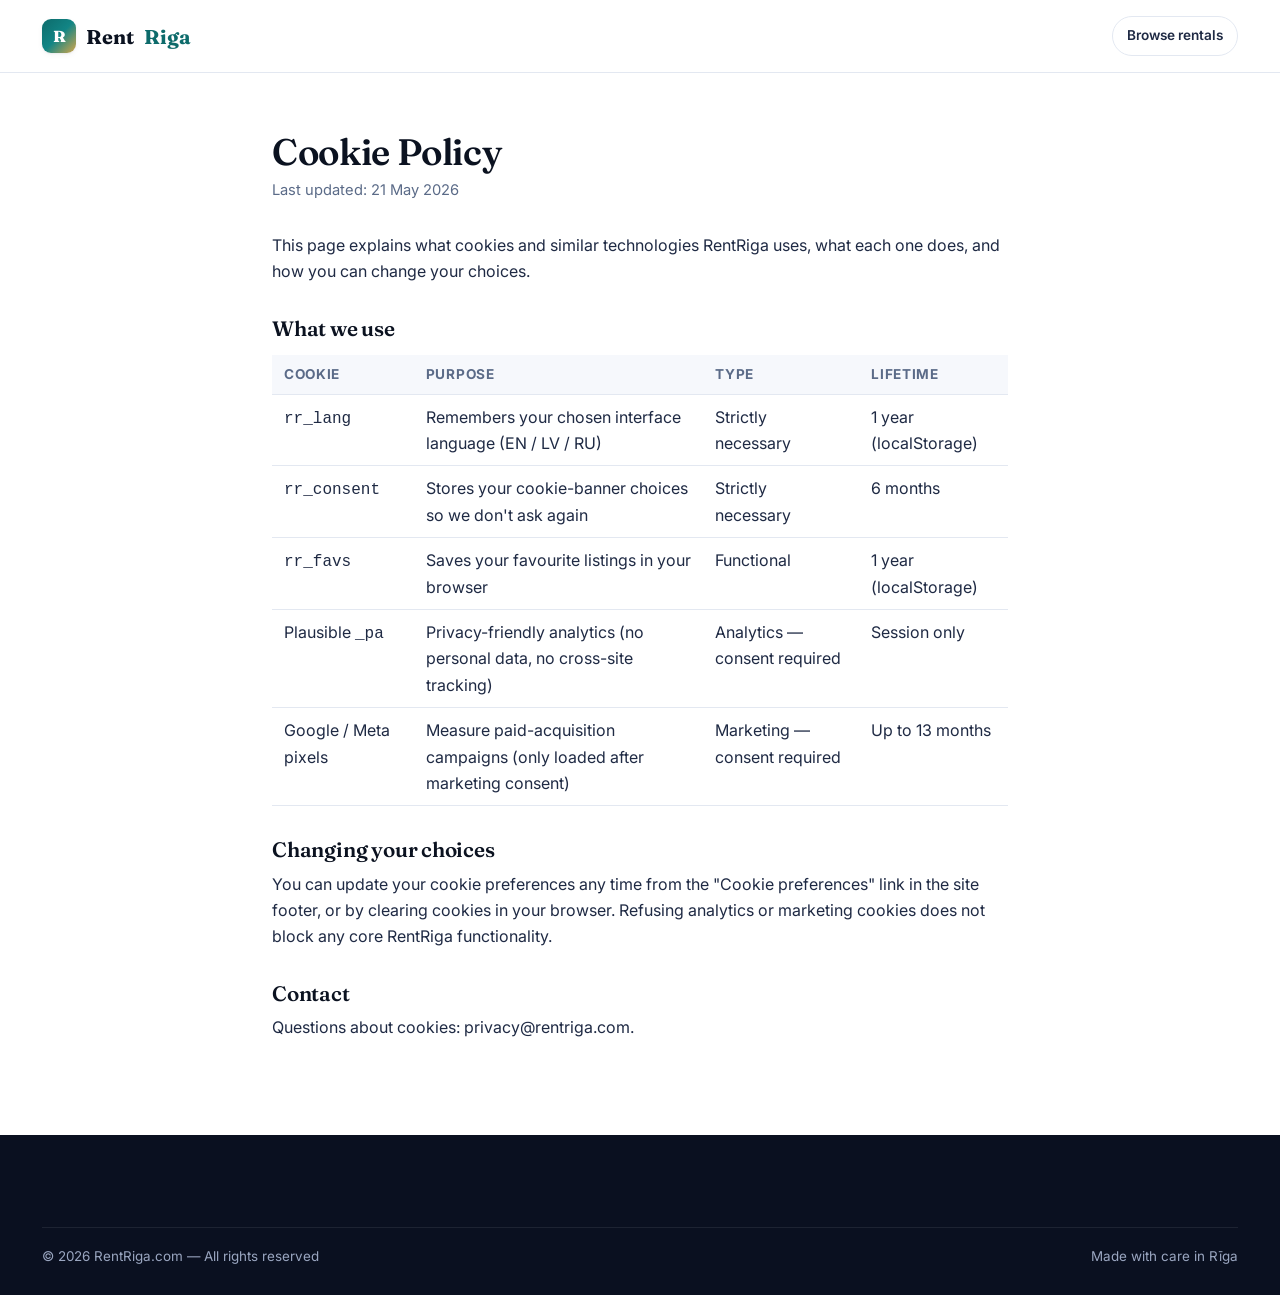
<file: cookies.html>
<!doctype html>
<html lang="en">
<head>
<meta charset="utf-8">
<meta name="viewport" content="width=device-width,initial-scale=1">
<title>Cookie Policy — RentRiga</title>
<meta name="robots" content="noindex,follow">
<link rel="icon" type="image/svg+xml" href="/assets/icons/icon-192.svg">
<link rel="manifest" href="/manifest.json">
<meta name="theme-color" content="#0d6b6b">
<link rel="preconnect" href="https://fonts.googleapis.com">
<link rel="preconnect" href="https://fonts.gstatic.com" crossorigin>
<link href="https://fonts.googleapis.com/css2?family=Inter:wght@400;500;600;700&family=Fraunces:opsz,wght@9..144,500;9..144,600;9..144,700&display=swap" rel="stylesheet">
<link rel="stylesheet" href="/assets/css/styles.css">
<style>
  .legal{max-width:780px;margin:0 auto;padding:60px 22px 80px}
  .legal h1{font-size:2.3rem;margin-bottom:6px}
  .legal h2{font-size:1.3rem;margin-top:32px}
  .legal p, .legal li, .legal td{font-size:1rem;line-height:1.65;color:var(--ink-2)}
  .legal ul{padding-left:22px}
  .legal table{width:100%;border-collapse:collapse;margin:14px 0}
  .legal th, .legal td{text-align:left;padding:9px 12px;border-bottom:1px solid var(--line);vertical-align:top}
  .legal th{background:var(--surface-2);font-size:.85rem;text-transform:uppercase;letter-spacing:.05em;color:var(--muted)}
  .legal .meta{color:var(--muted);font-size:.92rem;margin-bottom:30px}
</style>
</head>
<body>

<header class="site-header">
  <div class="container nav">
    <a class="brand" href="/index.html"><span class="brand-mark"><span>R</span></span>Rent<b>Riga</b></a>
    <div class="nav-spacer"></div>
    <a class="btn btn-ghost btn-sm" href="/listings.html">Browse rentals</a>
  </div>
</header>

<main class="legal">
  <h1>Cookie Policy</h1>
  <p class="meta">Last updated: 21 May 2026</p>

  <p>This page explains what cookies and similar technologies RentRiga uses, what each one does, and how you can change your choices.</p>

  <h2>What we use</h2>
  <table>
    <thead><tr><th>Cookie</th><th>Purpose</th><th>Type</th><th>Lifetime</th></tr></thead>
    <tbody>
      <tr>
        <td><code>rr_lang</code></td>
        <td>Remembers your chosen interface language (EN / LV / RU)</td>
        <td>Strictly necessary</td>
        <td>1 year (localStorage)</td>
      </tr>
      <tr>
        <td><code>rr_consent</code></td>
        <td>Stores your cookie-banner choices so we don't ask again</td>
        <td>Strictly necessary</td>
        <td>6 months</td>
      </tr>
      <tr>
        <td><code>rr_favs</code></td>
        <td>Saves your favourite listings in your browser</td>
        <td>Functional</td>
        <td>1 year (localStorage)</td>
      </tr>
      <tr>
        <td>Plausible <code>_pa</code></td>
        <td>Privacy-friendly analytics (no personal data, no cross-site tracking)</td>
        <td>Analytics — consent required</td>
        <td>Session only</td>
      </tr>
      <tr>
        <td>Google / Meta pixels</td>
        <td>Measure paid-acquisition campaigns (only loaded after marketing consent)</td>
        <td>Marketing — consent required</td>
        <td>Up to 13 months</td>
      </tr>
    </tbody>
  </table>

  <h2>Changing your choices</h2>
  <p>You can update your cookie preferences any time from the "Cookie preferences" link in the site footer, or by clearing cookies in your browser. Refusing analytics or marketing cookies does not block any core RentRiga functionality.</p>

  <h2>Contact</h2>
  <p>Questions about cookies: <a href="mailto:privacy@rentriga.com">privacy@rentriga.com</a>.</p>
</main>

<footer class="site-footer">
  <div class="container">
    <div class="foot-bottom">
      <span>© 2026 RentRiga.com — All rights reserved</span>
      <span>Made with care in Rīga</span>
    </div>
  </div>
</footer>

</body>
</html>
</file>
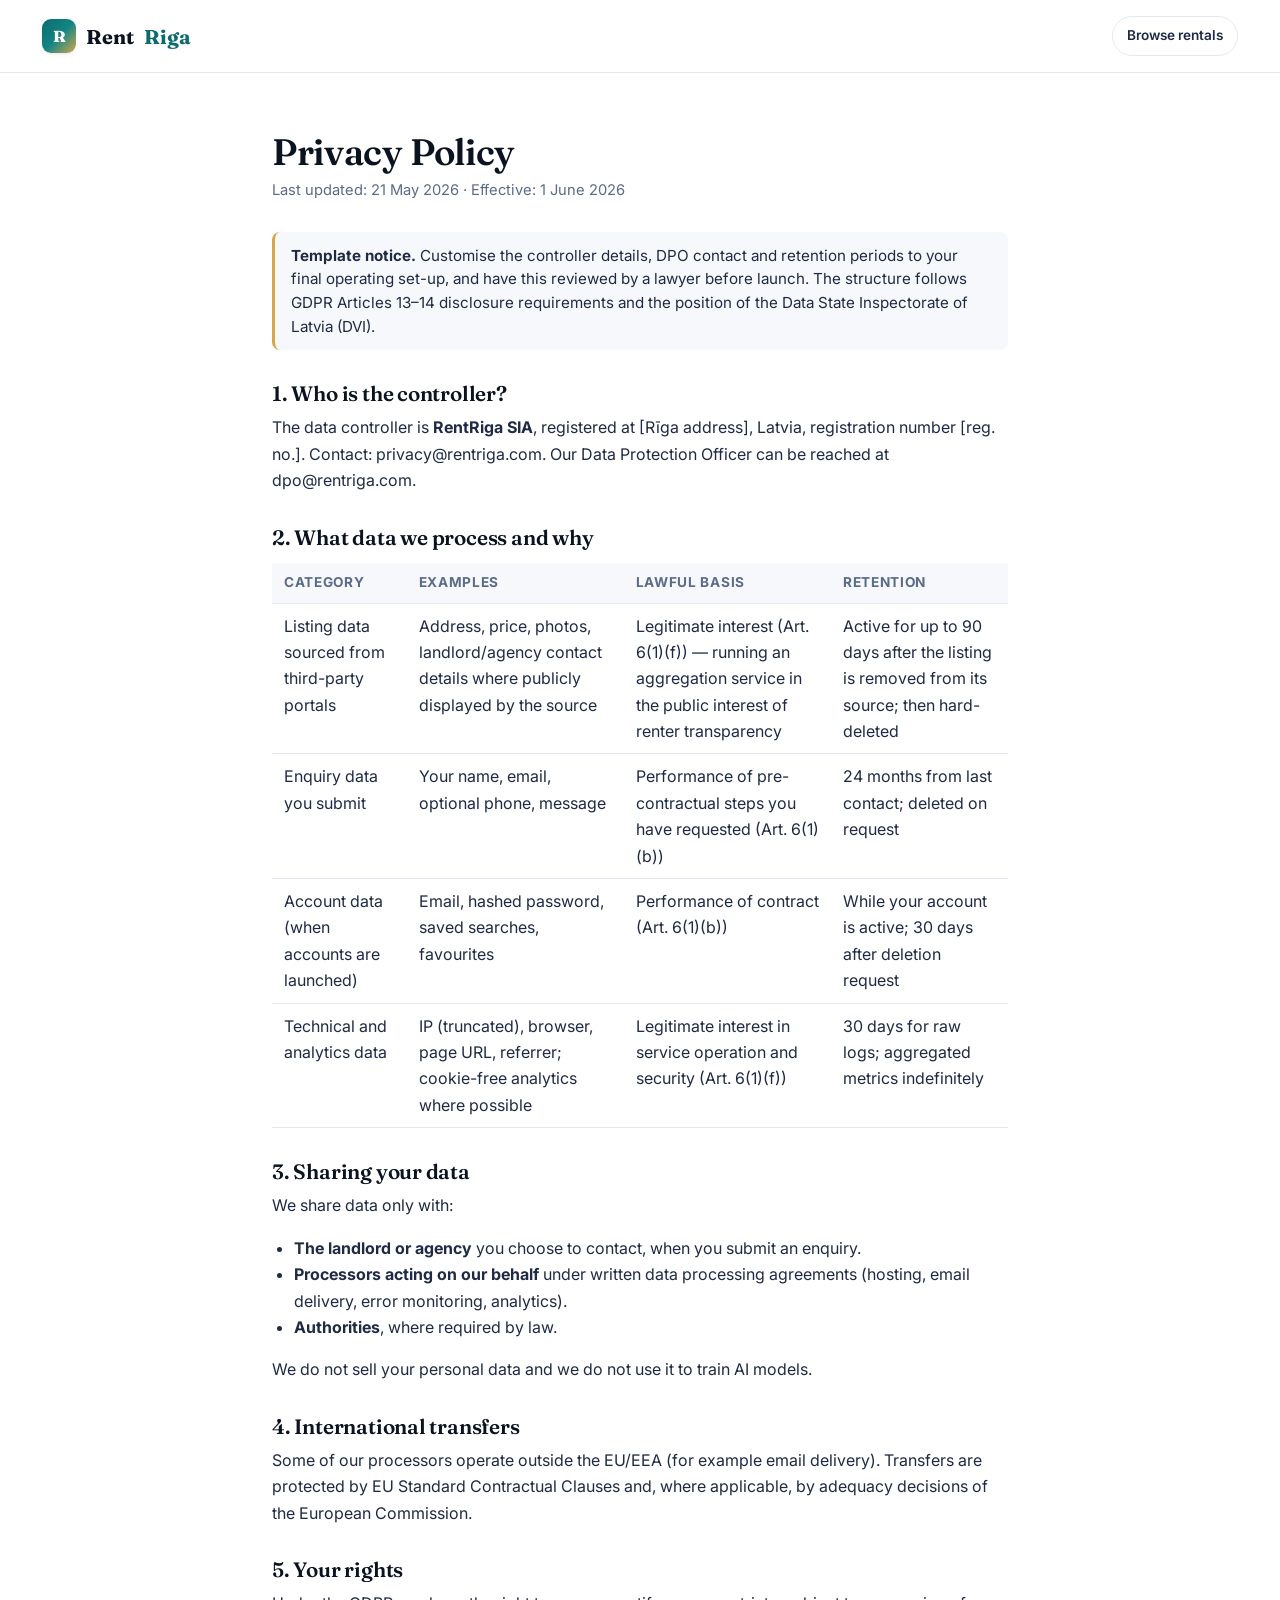
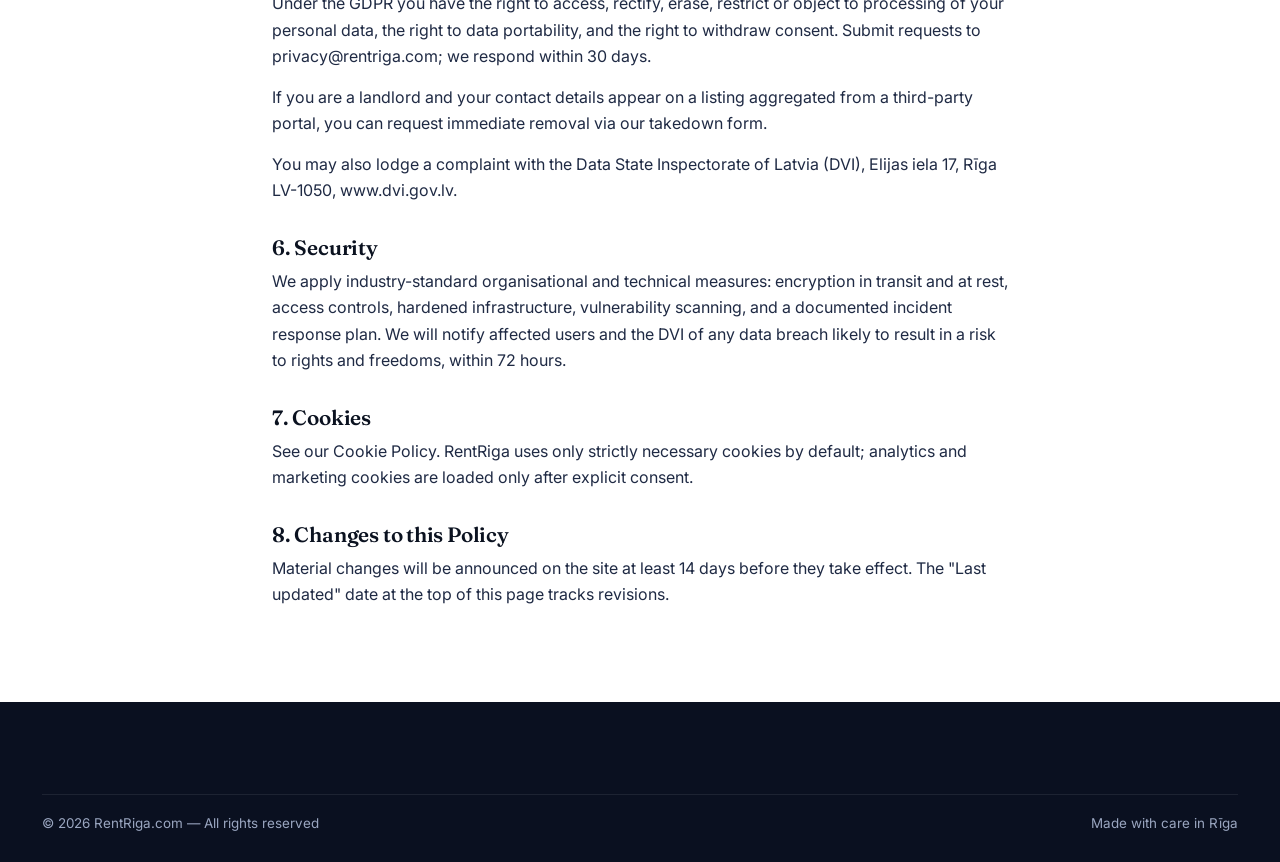
<file: privacy.html>
<!doctype html>
<html lang="en">
<head>
<meta charset="utf-8">
<meta name="viewport" content="width=device-width,initial-scale=1">
<title>Privacy Policy — RentRiga</title>
<meta name="description" content="How RentRiga.com handles your personal data, in line with the GDPR and Latvian data protection law.">
<meta name="robots" content="noindex,follow">
<link rel="icon" type="image/svg+xml" href="/assets/icons/icon-192.svg">
<link rel="manifest" href="/manifest.json">
<meta name="theme-color" content="#0d6b6b">
<link rel="preconnect" href="https://fonts.googleapis.com">
<link rel="preconnect" href="https://fonts.gstatic.com" crossorigin>
<link href="https://fonts.googleapis.com/css2?family=Inter:wght@400;500;600;700&family=Fraunces:opsz,wght@9..144,500;9..144,600;9..144,700&display=swap" rel="stylesheet">
<link rel="stylesheet" href="/assets/css/styles.css">
<style>
  .legal{max-width:780px;margin:0 auto;padding:60px 22px 80px}
  .legal h1{font-size:2.3rem;margin-bottom:6px}
  .legal h2{font-size:1.3rem;margin-top:32px}
  .legal h3{font-size:1.05rem;margin-top:22px;color:var(--primary)}
  .legal p, .legal li, .legal td{font-size:1rem;line-height:1.65;color:var(--ink-2)}
  .legal ul{padding-left:22px}
  .legal table{width:100%;border-collapse:collapse;margin:14px 0}
  .legal th, .legal td{text-align:left;padding:9px 12px;border-bottom:1px solid var(--line);vertical-align:top}
  .legal th{background:var(--surface-2);font-size:.85rem;text-transform:uppercase;letter-spacing:.05em;color:var(--muted)}
  .legal .meta{color:var(--muted);font-size:.92rem;margin-bottom:30px}
  .legal .note{background:var(--surface-2);border-left:3px solid var(--accent);padding:12px 16px;border-radius:8px;color:var(--ink-2);font-size:.95rem;margin:24px 0}
</style>
</head>
<body>

<header class="site-header">
  <div class="container nav">
    <a class="brand" href="/index.html"><span class="brand-mark"><span>R</span></span>Rent<b>Riga</b></a>
    <div class="nav-spacer"></div>
    <a class="btn btn-ghost btn-sm" href="/listings.html">Browse rentals</a>
  </div>
</header>

<main class="legal">
  <h1>Privacy Policy</h1>
  <p class="meta">Last updated: 21 May 2026 · Effective: 1 June 2026</p>

  <div class="note">
    <b>Template notice.</b> Customise the controller details, DPO contact and retention periods to your final operating set-up, and have this reviewed by a lawyer before launch. The structure follows GDPR Articles 13–14 disclosure requirements and the position of the Data State Inspectorate of Latvia (DVI).
  </div>

  <h2>1. Who is the controller?</h2>
  <p>The data controller is <b>RentRiga SIA</b>, registered at [Rīga address], Latvia, registration number [reg. no.]. Contact: <a href="mailto:privacy@rentriga.com">privacy@rentriga.com</a>. Our Data Protection Officer can be reached at <a href="mailto:dpo@rentriga.com">dpo@rentriga.com</a>.</p>

  <h2>2. What data we process and why</h2>
  <table>
    <thead><tr><th>Category</th><th>Examples</th><th>Lawful basis</th><th>Retention</th></tr></thead>
    <tbody>
      <tr>
        <td>Listing data sourced from third-party portals</td>
        <td>Address, price, photos, landlord/agency contact details where publicly displayed by the source</td>
        <td>Legitimate interest (Art. 6(1)(f)) — running an aggregation service in the public interest of renter transparency</td>
        <td>Active for up to 90 days after the listing is removed from its source; then hard-deleted</td>
      </tr>
      <tr>
        <td>Enquiry data you submit</td>
        <td>Your name, email, optional phone, message</td>
        <td>Performance of pre-contractual steps you have requested (Art. 6(1)(b))</td>
        <td>24 months from last contact; deleted on request</td>
      </tr>
      <tr>
        <td>Account data (when accounts are launched)</td>
        <td>Email, hashed password, saved searches, favourites</td>
        <td>Performance of contract (Art. 6(1)(b))</td>
        <td>While your account is active; 30 days after deletion request</td>
      </tr>
      <tr>
        <td>Technical and analytics data</td>
        <td>IP (truncated), browser, page URL, referrer; cookie-free analytics where possible</td>
        <td>Legitimate interest in service operation and security (Art. 6(1)(f))</td>
        <td>30 days for raw logs; aggregated metrics indefinitely</td>
      </tr>
    </tbody>
  </table>

  <h2>3. Sharing your data</h2>
  <p>We share data only with:</p>
  <ul>
    <li><b>The landlord or agency</b> you choose to contact, when you submit an enquiry.</li>
    <li><b>Processors acting on our behalf</b> under written data processing agreements (hosting, email delivery, error monitoring, analytics).</li>
    <li><b>Authorities</b>, where required by law.</li>
  </ul>
  <p>We do not sell your personal data and we do not use it to train AI models.</p>

  <h2>4. International transfers</h2>
  <p>Some of our processors operate outside the EU/EEA (for example email delivery). Transfers are protected by EU Standard Contractual Clauses and, where applicable, by adequacy decisions of the European Commission.</p>

  <h2>5. Your rights</h2>
  <p>Under the GDPR you have the right to access, rectify, erase, restrict or object to processing of your personal data, the right to data portability, and the right to withdraw consent. Submit requests to <a href="mailto:privacy@rentriga.com">privacy@rentriga.com</a>; we respond within 30 days.</p>
  <p>If you are a landlord and your contact details appear on a listing aggregated from a third-party portal, you can request immediate removal via our <a href="/takedown.html">takedown form</a>.</p>
  <p>You may also lodge a complaint with the Data State Inspectorate of Latvia (DVI), Elijas iela 17, Rīga LV-1050, <a href="https://www.dvi.gov.lv" target="_blank" rel="noopener">www.dvi.gov.lv</a>.</p>

  <h2>6. Security</h2>
  <p>We apply industry-standard organisational and technical measures: encryption in transit and at rest, access controls, hardened infrastructure, vulnerability scanning, and a documented incident response plan. We will notify affected users and the DVI of any data breach likely to result in a risk to rights and freedoms, within 72 hours.</p>

  <h2>7. Cookies</h2>
  <p>See our <a href="/cookies.html">Cookie Policy</a>. RentRiga uses only strictly necessary cookies by default; analytics and marketing cookies are loaded only after explicit consent.</p>

  <h2>8. Changes to this Policy</h2>
  <p>Material changes will be announced on the site at least 14 days before they take effect. The "Last updated" date at the top of this page tracks revisions.</p>
</main>

<footer class="site-footer">
  <div class="container">
    <div class="foot-bottom">
      <span>© 2026 RentRiga.com — All rights reserved</span>
      <span>Made with care in Rīga</span>
    </div>
  </div>
</footer>

</body>
</html>
</file>
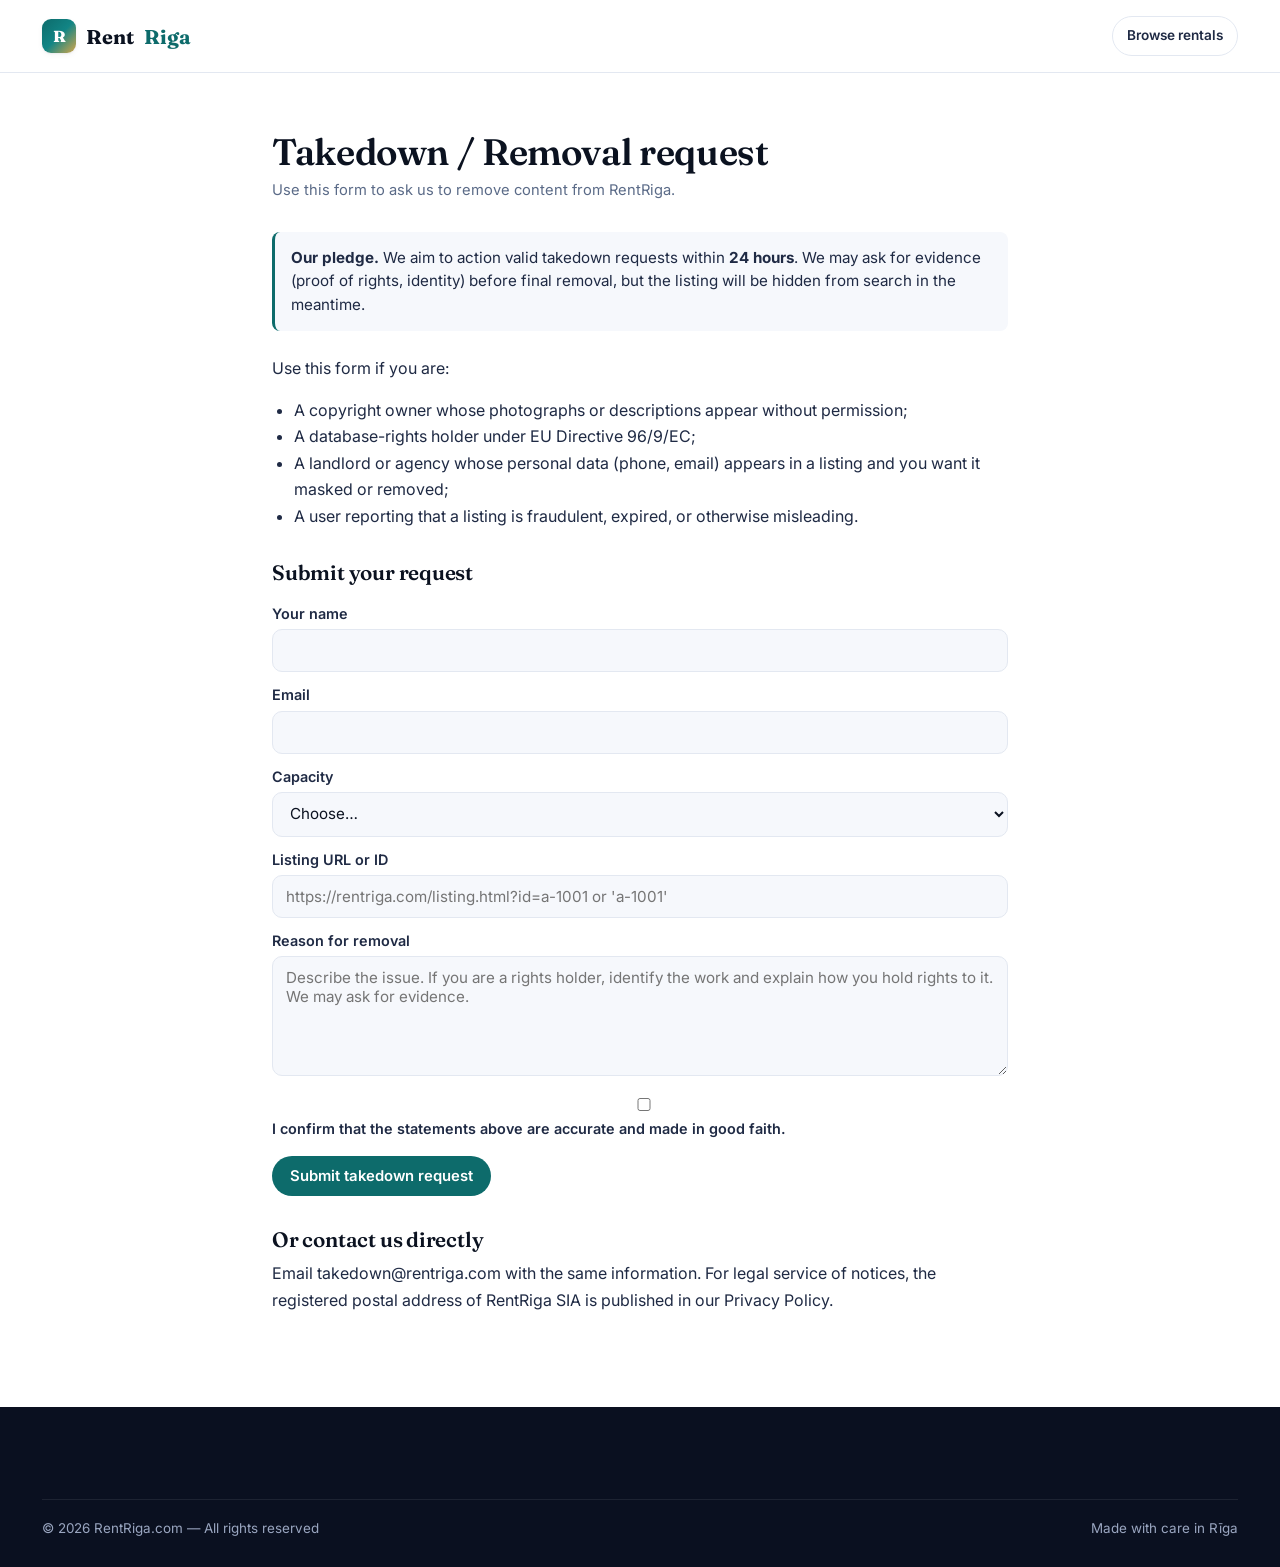
<file: takedown.html>
<!doctype html>
<html lang="en">
<head>
<meta charset="utf-8">
<meta name="viewport" content="width=device-width,initial-scale=1">
<title>Takedown / Removal request — RentRiga</title>
<meta name="description" content="Request removal of a listing or content from RentRiga.com — copyright, database rights, or personal data.">
<meta name="robots" content="noindex,follow">
<link rel="icon" type="image/svg+xml" href="/assets/icons/icon-192.svg">
<link rel="manifest" href="/manifest.json">
<meta name="theme-color" content="#0d6b6b">
<link rel="preconnect" href="https://fonts.googleapis.com">
<link rel="preconnect" href="https://fonts.gstatic.com" crossorigin>
<link href="https://fonts.googleapis.com/css2?family=Inter:wght@400;500;600;700&family=Fraunces:opsz,wght@9..144,500;9..144,600;9..144,700&display=swap" rel="stylesheet">
<link rel="stylesheet" href="/assets/css/styles.css">
<style>
  .legal{max-width:780px;margin:0 auto;padding:60px 22px 80px}
  .legal h1{font-size:2.3rem;margin-bottom:6px}
  .legal h2{font-size:1.3rem;margin-top:32px}
  .legal p, .legal li{font-size:1rem;line-height:1.65;color:var(--ink-2)}
  .legal ul{padding-left:22px}
  .legal .meta{color:var(--muted);font-size:.92rem;margin-bottom:30px}
  .form-grid{display:grid;gap:12px;margin-top:18px}
  .form-grid label{display:block;font-weight:600;font-size:.9rem;color:var(--ink-2);margin-bottom:4px}
  .form-grid input, .form-grid textarea, .form-grid select{
    width:100%;padding:11px 13px;border:1px solid var(--line);border-radius:10px;font-size:.95rem;background:var(--surface-2);
  }
  .form-grid textarea{min-height:120px;resize:vertical}
  .legal .pledge{background:var(--surface-2);border-left:3px solid var(--primary);padding:14px 16px;border-radius:8px;color:var(--ink-2);font-size:.95rem;margin:24px 0}
</style>
</head>
<body>

<header class="site-header">
  <div class="container nav">
    <a class="brand" href="/index.html"><span class="brand-mark"><span>R</span></span>Rent<b>Riga</b></a>
    <div class="nav-spacer"></div>
    <a class="btn btn-ghost btn-sm" href="/listings.html">Browse rentals</a>
  </div>
</header>

<main class="legal">
  <h1>Takedown / Removal request</h1>
  <p class="meta">Use this form to ask us to remove content from RentRiga.</p>

  <div class="pledge">
    <b>Our pledge.</b> We aim to action valid takedown requests within <b>24 hours</b>. We may ask for evidence (proof of rights, identity) before final removal, but the listing will be hidden from search in the meantime.
  </div>

  <p>Use this form if you are:</p>
  <ul>
    <li>A copyright owner whose photographs or descriptions appear without permission;</li>
    <li>A database-rights holder under EU Directive 96/9/EC;</li>
    <li>A landlord or agency whose personal data (phone, email) appears in a listing and you want it masked or removed;</li>
    <li>A user reporting that a listing is fraudulent, expired, or otherwise misleading.</li>
  </ul>

  <h2>Submit your request</h2>
  <form class="form-grid" onsubmit="event.preventDefault();this.innerHTML='<div style=\'padding:30px 10px;text-align:center;color:#0c6a44\'><div style=\'font-size:34px\'>✓</div><p style=\'font-weight:600\'>Request received. We will reply to your email within 24 hours.</p></div>'">
    <div>
      <label>Your name</label>
      <input type="text" required>
    </div>
    <div>
      <label>Email</label>
      <input type="email" required>
    </div>
    <div>
      <label>Capacity</label>
      <select required>
        <option value="">Choose…</option>
        <option>Rights holder / their representative</option>
        <option>Landlord whose data appears</option>
        <option>Agency representative</option>
        <option>User reporting fraudulent / outdated content</option>
        <option>Other</option>
      </select>
    </div>
    <div>
      <label>Listing URL or ID</label>
      <input type="text" placeholder="https://rentriga.com/listing.html?id=a-1001 or 'a-1001'" required>
    </div>
    <div>
      <label>Reason for removal</label>
      <textarea placeholder="Describe the issue. If you are a rights holder, identify the work and explain how you hold rights to it. We may ask for evidence." required></textarea>
    </div>
    <div>
      <label><input type="checkbox" required> I confirm that the statements above are accurate and made in good faith.</label>
    </div>
    <button type="submit" class="btn btn-primary" style="width:fit-content">Submit takedown request</button>
  </form>

  <h2>Or contact us directly</h2>
  <p>Email <a href="mailto:takedown@rentriga.com">takedown@rentriga.com</a> with the same information. For legal service of notices, the registered postal address of RentRiga SIA is published in our <a href="/privacy.html">Privacy Policy</a>.</p>
</main>

<footer class="site-footer">
  <div class="container">
    <div class="foot-bottom">
      <span>© 2026 RentRiga.com — All rights reserved</span>
      <span>Made with care in Rīga</span>
    </div>
  </div>
</footer>

</body>
</html>
</file>
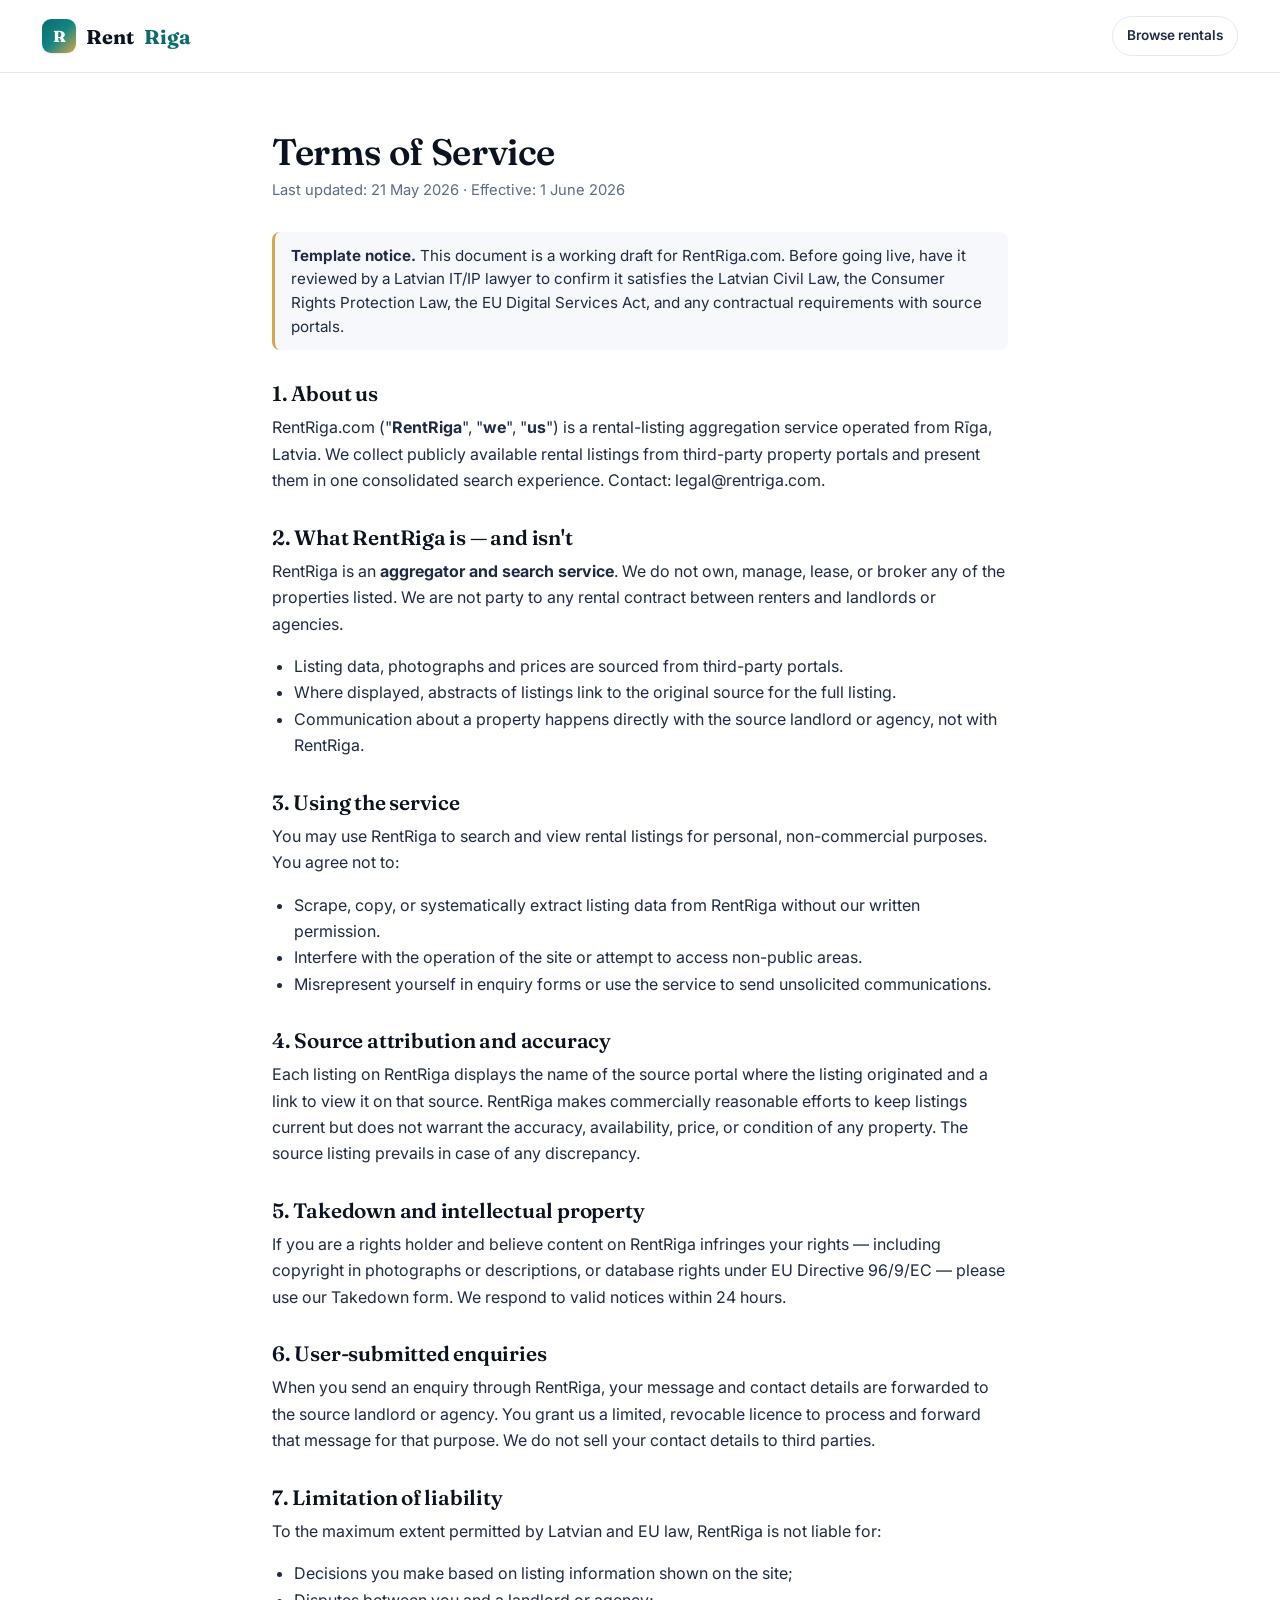
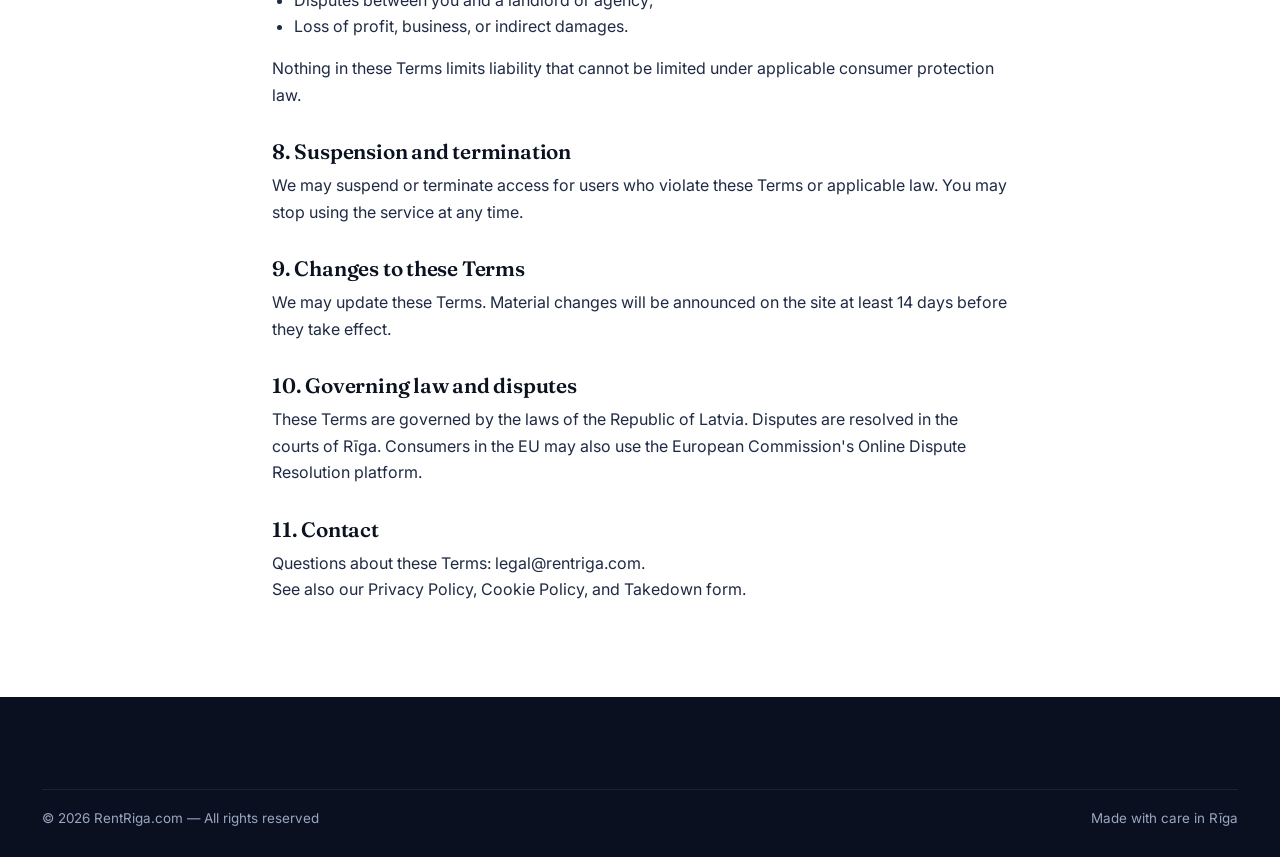
<file: terms.html>
<!doctype html>
<html lang="en">
<head>
<meta charset="utf-8">
<meta name="viewport" content="width=device-width,initial-scale=1">
<title>Terms of Service — RentRiga</title>
<meta name="description" content="Terms of Service for RentRiga.com — Riga rental listing aggregator.">
<meta name="robots" content="noindex,follow">
<link rel="icon" type="image/svg+xml" href="/assets/icons/icon-192.svg">
<link rel="manifest" href="/manifest.json">
<meta name="theme-color" content="#0d6b6b">
<link rel="preconnect" href="https://fonts.googleapis.com">
<link rel="preconnect" href="https://fonts.gstatic.com" crossorigin>
<link href="https://fonts.googleapis.com/css2?family=Inter:wght@400;500;600;700&family=Fraunces:opsz,wght@9..144,500;9..144,600;9..144,700&display=swap" rel="stylesheet">
<link rel="stylesheet" href="/assets/css/styles.css">
<style>
  .legal{max-width:780px;margin:0 auto;padding:60px 22px 80px}
  .legal h1{font-size:2.3rem;margin-bottom:6px}
  .legal h2{font-size:1.3rem;margin-top:32px}
  .legal h3{font-size:1.05rem;margin-top:22px;color:var(--primary)}
  .legal p, .legal li{font-size:1rem;line-height:1.65;color:var(--ink-2)}
  .legal ul{padding-left:22px}
  .legal .meta{color:var(--muted);font-size:.92rem;margin-bottom:30px}
  .legal .note{background:var(--surface-2);border-left:3px solid var(--accent);padding:12px 16px;border-radius:8px;color:var(--ink-2);font-size:.95rem;margin:24px 0}
</style>
</head>
<body>

<header class="site-header">
  <div class="container nav">
    <a class="brand" href="/index.html"><span class="brand-mark"><span>R</span></span>Rent<b>Riga</b></a>
    <div class="nav-spacer"></div>
    <a class="btn btn-ghost btn-sm" href="/listings.html">Browse rentals</a>
  </div>
</header>

<main class="legal">
  <h1>Terms of Service</h1>
  <p class="meta">Last updated: 21 May 2026 · Effective: 1 June 2026</p>

  <div class="note">
    <b>Template notice.</b> This document is a working draft for RentRiga.com. Before going live, have it reviewed by a Latvian IT/IP lawyer to confirm it satisfies the Latvian Civil Law, the Consumer Rights Protection Law, the EU Digital Services Act, and any contractual requirements with source portals.
  </div>

  <h2>1. About us</h2>
  <p>RentRiga.com ("<b>RentRiga</b>", "<b>we</b>", "<b>us</b>") is a rental-listing aggregation service operated from Rīga, Latvia. We collect publicly available rental listings from third-party property portals and present them in one consolidated search experience. Contact: <a href="mailto:legal@rentriga.com">legal@rentriga.com</a>.</p>

  <h2>2. What RentRiga is — and isn't</h2>
  <p>RentRiga is an <b>aggregator and search service</b>. We do not own, manage, lease, or broker any of the properties listed. We are not party to any rental contract between renters and landlords or agencies.</p>
  <ul>
    <li>Listing data, photographs and prices are sourced from third-party portals.</li>
    <li>Where displayed, abstracts of listings link to the original source for the full listing.</li>
    <li>Communication about a property happens directly with the source landlord or agency, not with RentRiga.</li>
  </ul>

  <h2>3. Using the service</h2>
  <p>You may use RentRiga to search and view rental listings for personal, non-commercial purposes. You agree not to:</p>
  <ul>
    <li>Scrape, copy, or systematically extract listing data from RentRiga without our written permission.</li>
    <li>Interfere with the operation of the site or attempt to access non-public areas.</li>
    <li>Misrepresent yourself in enquiry forms or use the service to send unsolicited communications.</li>
  </ul>

  <h2>4. Source attribution and accuracy</h2>
  <p>Each listing on RentRiga displays the name of the source portal where the listing originated and a link to view it on that source. RentRiga makes commercially reasonable efforts to keep listings current but does not warrant the accuracy, availability, price, or condition of any property. The source listing prevails in case of any discrepancy.</p>

  <h2>5. Takedown and intellectual property</h2>
  <p>If you are a rights holder and believe content on RentRiga infringes your rights — including copyright in photographs or descriptions, or database rights under EU Directive 96/9/EC — please use our <a href="/takedown.html">Takedown form</a>. We respond to valid notices within 24 hours.</p>

  <h2>6. User-submitted enquiries</h2>
  <p>When you send an enquiry through RentRiga, your message and contact details are forwarded to the source landlord or agency. You grant us a limited, revocable licence to process and forward that message for that purpose. We do not sell your contact details to third parties.</p>

  <h2>7. Limitation of liability</h2>
  <p>To the maximum extent permitted by Latvian and EU law, RentRiga is not liable for:</p>
  <ul>
    <li>Decisions you make based on listing information shown on the site;</li>
    <li>Disputes between you and a landlord or agency;</li>
    <li>Loss of profit, business, or indirect damages.</li>
  </ul>
  <p>Nothing in these Terms limits liability that cannot be limited under applicable consumer protection law.</p>

  <h2>8. Suspension and termination</h2>
  <p>We may suspend or terminate access for users who violate these Terms or applicable law. You may stop using the service at any time.</p>

  <h2>9. Changes to these Terms</h2>
  <p>We may update these Terms. Material changes will be announced on the site at least 14 days before they take effect.</p>

  <h2>10. Governing law and disputes</h2>
  <p>These Terms are governed by the laws of the Republic of Latvia. Disputes are resolved in the courts of Rīga. Consumers in the EU may also use the European Commission's <a href="https://ec.europa.eu/consumers/odr" target="_blank" rel="noopener">Online Dispute Resolution platform</a>.</p>

  <h2>11. Contact</h2>
  <p>Questions about these Terms: <a href="mailto:legal@rentriga.com">legal@rentriga.com</a>.<br>
  See also our <a href="/privacy.html">Privacy Policy</a>, <a href="/cookies.html">Cookie Policy</a>, and <a href="/takedown.html">Takedown form</a>.</p>
</main>

<footer class="site-footer">
  <div class="container">
    <div class="foot-bottom">
      <span>© 2026 RentRiga.com — All rights reserved</span>
      <span>Made with care in Rīga</span>
    </div>
  </div>
</footer>

</body>
</html>
</file>
<file: assets/css/styles.css>
/* ===========================================================
   RentRiga — Premium Rental Portal
   Single stylesheet, mobile-first, modern, no framework needed.
   =========================================================== */

:root{
  --bg:           #0b1220;
  --bg-soft:      #0f1830;
  --surface:      #ffffff;
  --surface-2:    #f6f8fc;
  --surface-3:    #eef1f7;
  --ink:          #0b1220;
  --ink-2:        #1f2a44;
  --muted:        #5b6b88;
  --line:         #e3e8f1;
  --primary:      #0d6b6b;     /* deep teal — calm, premium */
  --primary-2:    #0a5757;
  --accent:       #d6a64a;     /* warm amber — Riga rooftops */
  --accent-2:     #c08f33;
  --danger:       #c43d4b;
  --good:         #1f9d6a;
  --radius:       14px;
  --radius-sm:    10px;
  --shadow-sm:    0 1px 2px rgba(11,18,32,.06), 0 2px 6px rgba(11,18,32,.04);
  --shadow-md:    0 6px 18px rgba(11,18,32,.08), 0 2px 6px rgba(11,18,32,.05);
  --shadow-lg:    0 18px 50px rgba(11,18,32,.16);
  --maxw:         1240px;
  --font:         "Inter", "Helvetica Neue", system-ui, -apple-system, "Segoe UI", Roboto, sans-serif;
  --font-display: "Fraunces", "Playfair Display", Georgia, "Times New Roman", serif;
}

*,*::before,*::after{box-sizing:border-box}
html{scroll-behavior:smooth}
body{
  margin:0;
  font-family:var(--font);
  color:var(--ink);
  background:var(--surface);
  line-height:1.55;
  -webkit-font-smoothing:antialiased;
  text-rendering:optimizeLegibility;
}
img{max-width:100%;display:block}
a{color:inherit;text-decoration:none}
button{font-family:inherit;cursor:pointer;border:0;background:none}
input,select,textarea{font-family:inherit;color:inherit}

.container{max-width:var(--maxw);margin:0 auto;padding:0 22px}
.section{padding:64px 0}
.section-sm{padding:36px 0}

h1,h2,h3,h4{font-family:var(--font-display);font-weight:600;letter-spacing:-.01em;color:var(--ink);margin:0 0 .4em}
h1{font-size:clamp(2.1rem,4.4vw,3.4rem);line-height:1.05}
h2{font-size:clamp(1.6rem,2.6vw,2.2rem);line-height:1.15}
h3{font-size:1.2rem;line-height:1.3}
p{margin:.4em 0 .9em}
.lead{font-size:1.1rem;color:var(--ink-2)}
.muted{color:var(--muted)}

/* ---------- Freshness pulse ---------- */
@keyframes rrpulse{
  0%,100%{box-shadow:0 0 0 3px rgba(31,157,106,.18)}
  50%{box-shadow:0 0 0 8px rgba(31,157,106,0)}
}

/* ---------- Header ---------- */
.site-header{
  position:sticky;top:0;z-index:50;
  background:rgba(255,255,255,.85);
  backdrop-filter:saturate(140%) blur(14px);
  -webkit-backdrop-filter:saturate(140%) blur(14px);
  border-bottom:1px solid var(--line);
}
.nav{display:flex;align-items:center;gap:28px;height:72px}
.brand{display:flex;align-items:center;gap:10px;font-family:var(--font-display);font-weight:700;font-size:1.25rem}
.brand-mark{
  width:34px;height:34px;border-radius:9px;
  background:linear-gradient(135deg,var(--primary) 0%, #128585 50%, var(--accent) 100%);
  display:grid;place-items:center;color:#fff;font-weight:800;letter-spacing:-.02em;
  box-shadow:var(--shadow-sm);
}
.brand-mark span{font-family:var(--font-display);font-size:1rem;line-height:1}
.brand b{color:var(--primary)}
.nav-links{display:flex;gap:22px;margin-left:18px}
.nav-links a{color:var(--ink-2);font-weight:500;font-size:.95rem;padding:8px 2px;border-bottom:2px solid transparent}
.nav-links a:hover, .nav-links a.active{color:var(--primary);border-bottom-color:var(--accent)}
.nav-spacer{flex:1}
.nav-tools{display:flex;align-items:center;gap:10px}
.lang-switch{display:inline-flex;align-items:center;background:var(--surface-2);border:1px solid var(--line);border-radius:999px;padding:4px;gap:2px}
.lang-switch button{font-size:.78rem;font-weight:600;padding:6px 10px;border-radius:999px;color:var(--muted)}
.lang-switch button.active{background:var(--ink);color:#fff}
.btn{
  display:inline-flex;align-items:center;justify-content:center;gap:8px;
  padding:11px 18px;border-radius:999px;font-weight:600;font-size:.93rem;
  transition:transform .12s ease, box-shadow .12s ease, background .12s ease, color .12s ease;
  white-space:nowrap;
}
.btn-primary{background:var(--primary);color:#fff}
.btn-primary:hover{background:var(--primary-2);box-shadow:var(--shadow-md);transform:translateY(-1px)}
.btn-ghost{background:transparent;color:var(--ink-2);border:1px solid var(--line)}
.btn-ghost:hover{background:var(--surface-2)}
.btn-accent{background:var(--accent);color:#1c1306}
.btn-accent:hover{background:var(--accent-2)}
.btn-sm{padding:8px 14px;font-size:.85rem}
.btn-lg{padding:14px 24px;font-size:1rem}

.mobile-toggle{display:none}

/* ---------- Hero ---------- */
.hero{
  position:relative;
  padding:80px 0 110px;
  color:#fff;
  background:
    radial-gradient(1100px 600px at 80% -20%, rgba(214,166,74,.22), transparent 60%),
    radial-gradient(900px 500px at 10% 110%, rgba(13,107,107,.5), transparent 60%),
    linear-gradient(135deg, #0b1220 0%, #11203a 50%, #0d6b6b 130%);
  overflow:hidden;
}
.hero::after{
  content:"";position:absolute;inset:0;
  background-image:url('data:image/svg+xml;utf8,<svg xmlns="http://www.w3.org/2000/svg" width="120" height="120" viewBox="0 0 120 120"><g fill="none" stroke="%23ffffff" stroke-opacity=".035" stroke-width="1"><path d="M0 60 Q30 0 60 60 T120 60"/><path d="M0 80 Q30 20 60 80 T120 80"/></g></svg>');
  opacity:.6;pointer-events:none;
}
.hero .container{position:relative;z-index:1}
.hero h1{color:#fff;max-width:18ch}
.hero h1 em{color:var(--accent);font-style:normal}
.hero p.lead{color:#cfd6e6;max-width:60ch;font-size:1.15rem}
.hero-meta{display:flex;flex-wrap:wrap;gap:18px 28px;margin-top:18px;color:#a9b5cc;font-size:.92rem}
.hero-meta b{color:#fff;font-weight:700;margin-right:6px}

.search-card{
  margin-top:38px;background:#fff;color:var(--ink);
  border-radius:18px;padding:14px;box-shadow:var(--shadow-lg);
  display:grid;grid-template-columns:1.4fr 1fr 1fr 1fr auto;gap:8px;align-items:stretch;
}
.search-field{display:flex;flex-direction:column;padding:8px 14px;border-radius:12px;transition:background .15s}
.search-field:hover{background:var(--surface-2)}
.search-field label{font-size:.72rem;font-weight:700;text-transform:uppercase;letter-spacing:.06em;color:var(--muted)}
.search-field input, .search-field select{
  border:0;background:transparent;padding:6px 0 4px;font-size:.98rem;font-weight:500;outline:none;width:100%;
}
.search-card .btn{align-self:stretch;padding:0 24px;border-radius:12px}
.search-tabs{display:flex;gap:6px;margin-bottom:18px;flex-wrap:wrap}
.search-tabs button{
  padding:9px 16px;border-radius:999px;background:rgba(255,255,255,.08);color:#cfd6e6;font-weight:500;font-size:.88rem;
  border:1px solid rgba(255,255,255,.12);
}
.search-tabs button.active{background:#fff;color:var(--ink);border-color:#fff}

/* ---------- Category cards ---------- */
.cat-grid{display:grid;grid-template-columns:repeat(4,1fr);gap:18px}
.cat-card{
  position:relative;border-radius:var(--radius);overflow:hidden;aspect-ratio:4/5;
  box-shadow:var(--shadow-sm);transition:transform .25s ease, box-shadow .25s ease;
}
.cat-card:hover{transform:translateY(-3px);box-shadow:var(--shadow-md)}
.cat-card img{width:100%;height:100%;object-fit:cover;transition:transform .6s ease}
.cat-card:hover img{transform:scale(1.05)}
.cat-card .ov{
  position:absolute;inset:0;background:linear-gradient(180deg, rgba(11,18,32,.05) 30%, rgba(11,18,32,.78) 100%);
}
.cat-card .meta{
  position:absolute;left:18px;right:18px;bottom:16px;color:#fff;
}
.cat-card .meta small{display:block;text-transform:uppercase;letter-spacing:.08em;font-size:.72rem;opacity:.85}
.cat-card .meta h3{color:#fff;margin:.15em 0 0;font-size:1.25rem}

/* ---------- Section heads ---------- */
.section-head{display:flex;justify-content:space-between;align-items:flex-end;margin-bottom:24px;gap:20px;flex-wrap:wrap}
.section-head .eyebrow{
  display:inline-block;color:var(--primary);font-weight:700;letter-spacing:.08em;text-transform:uppercase;font-size:.78rem;margin-bottom:6px;
}
.section-head h2{margin-bottom:0}
.section-head .actions{display:flex;gap:10px}

/* ---------- Listing card ---------- */
.listings-grid{display:grid;grid-template-columns:repeat(3,1fr);gap:24px}
.listings-grid.cols-2{grid-template-columns:repeat(2,1fr)}
.listing{
  background:#fff;border-radius:var(--radius);overflow:hidden;
  border:1px solid var(--line);box-shadow:var(--shadow-sm);
  transition:transform .2s ease, box-shadow .2s ease, border-color .2s;
  display:flex;flex-direction:column;
}
.listing:hover{transform:translateY(-3px);box-shadow:var(--shadow-md);border-color:#d4dbe8}
.listing-img{position:relative;aspect-ratio:4/3;overflow:hidden;background:var(--surface-3)}
.listing-img img{width:100%;height:100%;object-fit:cover;transition:transform .5s ease}
.listing:hover .listing-img img{transform:scale(1.04)}
.listing-badges{position:absolute;top:12px;left:12px;display:flex;gap:6px;flex-wrap:wrap}
.badge{
  background:rgba(255,255,255,.95);color:var(--ink);padding:5px 9px;border-radius:999px;
  font-size:.72rem;font-weight:700;letter-spacing:.02em;backdrop-filter:blur(6px);
}
.badge.accent{background:var(--accent);color:#1c1306}
.badge.dark{background:rgba(11,18,32,.85);color:#fff}
.badge.good{background:#dcf3e8;color:#0c6a44}
.fav{
  position:absolute;top:10px;right:10px;width:36px;height:36px;border-radius:50%;
  background:rgba(255,255,255,.9);display:grid;place-items:center;box-shadow:var(--shadow-sm);
  color:var(--ink-2);font-size:1rem;
}
.fav:hover{color:var(--danger)}
.fav.is-fav{color:var(--danger)}
.listing-body{padding:16px 18px 18px;display:flex;flex-direction:column;gap:8px;flex:1}
.listing-price{font-family:var(--font-display);font-size:1.45rem;font-weight:600;color:var(--ink)}
.listing-price small{font-size:.85rem;font-weight:500;color:var(--muted);margin-left:4px}
.listing-title{font-weight:600;font-size:1.02rem;color:var(--ink);line-height:1.3}
.listing-location{color:var(--muted);font-size:.88rem;display:flex;align-items:center;gap:5px}
.listing-feats{display:flex;gap:14px;margin-top:6px;color:var(--ink-2);font-size:.85rem;flex-wrap:wrap}
.listing-feats span{display:inline-flex;align-items:center;gap:4px}
.listing-foot{
  margin-top:auto;padding-top:12px;border-top:1px dashed var(--line);
  display:flex;justify-content:space-between;align-items:center;font-size:.78rem;color:var(--muted);
}
.source-tag{display:inline-flex;align-items:center;gap:5px;font-weight:600;color:var(--ink-2)}
.source-tag::before{
  content:"";width:8px;height:8px;border-radius:50%;background:var(--accent);
}

/* ---------- Trust strip ---------- */
.trust{background:var(--surface-2);border-top:1px solid var(--line);border-bottom:1px solid var(--line)}
.trust-row{display:grid;grid-template-columns:repeat(4,1fr);gap:18px;text-align:center;padding:36px 0}
.trust-row .big{font-family:var(--font-display);font-size:2rem;font-weight:600;color:var(--primary)}
.trust-row small{color:var(--muted);font-weight:500;text-transform:uppercase;font-size:.74rem;letter-spacing:.08em}

/* ---------- How it works ---------- */
.how{display:grid;grid-template-columns:repeat(3,1fr);gap:22px}
.how-step{background:#fff;border:1px solid var(--line);border-radius:var(--radius);padding:26px;box-shadow:var(--shadow-sm)}
.how-step .num{
  width:38px;height:38px;border-radius:50%;background:var(--primary);color:#fff;
  display:grid;place-items:center;font-weight:700;font-family:var(--font-display);
}
.how-step h3{margin-top:14px}

/* ---------- Sources strip ---------- */
.sources{background:var(--bg-soft);color:#cfd6e6}
.sources h2{color:#fff}
.sources .lead{color:#9aa6c0}
.source-pills{display:flex;flex-wrap:wrap;gap:8px;margin-top:18px}
.source-pills span{
  background:rgba(255,255,255,.06);border:1px solid rgba(255,255,255,.12);
  color:#cfd6e6;padding:7px 13px;border-radius:999px;font-size:.84rem;font-weight:500;
}

/* ---------- Footer ---------- */
.site-footer{background:#0a1020;color:#9aa6c0;padding:56px 0 28px}
.foot-grid{display:grid;grid-template-columns:2fr 1fr 1fr 1fr;gap:32px}
.foot-grid h4{color:#fff;font-family:var(--font);font-size:.85rem;text-transform:uppercase;letter-spacing:.08em}
.foot-grid a{display:block;padding:5px 0;color:#9aa6c0;font-size:.92rem}
.foot-grid a:hover{color:#fff}
.foot-bottom{
  border-top:1px solid rgba(255,255,255,.08);margin-top:36px;padding-top:18px;
  display:flex;justify-content:space-between;align-items:center;font-size:.84rem;flex-wrap:wrap;gap:10px;
}

/* ==============================
   LISTINGS PAGE (filters + map)
   ============================== */
.page-head{padding:28px 0 14px;border-bottom:1px solid var(--line);background:var(--surface-2)}
.crumbs{font-size:.85rem;color:var(--muted);margin-bottom:10px}
.crumbs a{color:var(--muted)}
.crumbs a:hover{color:var(--primary)}

.search-bar-compact{
  background:#fff;border:1px solid var(--line);border-radius:14px;padding:8px;
  display:grid;grid-template-columns:1.4fr 1fr 1fr 1fr auto;gap:6px;align-items:stretch;
  box-shadow:var(--shadow-sm);
}
.search-bar-compact .search-field{padding:6px 12px}

.layout{display:grid;grid-template-columns:280px 1fr;gap:30px;margin-top:24px}
.filters{
  position:sticky;top:90px;align-self:start;
  background:#fff;border:1px solid var(--line);border-radius:var(--radius);padding:20px;
}
.filters h4{font-family:var(--font);font-size:.82rem;text-transform:uppercase;letter-spacing:.08em;color:var(--muted);margin:14px 0 8px}
.filters h4:first-child{margin-top:0}
.range-row{display:grid;grid-template-columns:1fr 1fr;gap:8px}
.range-row input{
  width:100%;padding:9px 10px;border:1px solid var(--line);border-radius:8px;font-size:.9rem;background:var(--surface-2);
}
.check-list{display:flex;flex-direction:column;gap:6px}
.check{display:flex;align-items:center;gap:8px;font-size:.92rem;color:var(--ink-2);cursor:pointer;padding:4px 0}
.check input{accent-color:var(--primary)}
.chip-row{display:flex;flex-wrap:wrap;gap:6px}
.chip{
  padding:6px 11px;border:1px solid var(--line);border-radius:999px;font-size:.82rem;color:var(--ink-2);
  background:#fff;cursor:pointer;user-select:none;transition:all .12s;
}
.chip:hover{border-color:var(--primary);color:var(--primary)}
.chip.active{background:var(--primary);color:#fff;border-color:var(--primary)}

.results-head{display:flex;justify-content:space-between;align-items:center;margin-bottom:14px;flex-wrap:wrap;gap:10px}
.results-count{color:var(--muted);font-size:.92rem}
.results-count b{color:var(--ink)}
.view-toggle{display:inline-flex;background:var(--surface-2);border-radius:10px;border:1px solid var(--line);padding:3px}
.view-toggle button{padding:6px 10px;border-radius:8px;color:var(--muted);font-size:.82rem;font-weight:600}
.view-toggle button.active{background:#fff;color:var(--ink);box-shadow:var(--shadow-sm)}

.sort-select{padding:9px 12px;border:1px solid var(--line);border-radius:10px;background:#fff;font-size:.9rem}

.list-view .listing{flex-direction:row;align-items:stretch}
.list-view .listing-img{width:320px;flex-shrink:0;aspect-ratio:auto}
.list-view .listing-body{flex:1}

#mapPane{
  height:520px;border-radius:var(--radius);border:1px solid var(--line);overflow:hidden;
  background:linear-gradient(135deg,#e3eaf2,#cfd8e3);position:relative;
}
.map-listing-list{display:flex;flex-direction:column;gap:10px;max-height:520px;overflow-y:auto;padding-right:6px}

.pager{display:flex;justify-content:center;gap:6px;margin-top:30px}
.pager button{
  width:38px;height:38px;border-radius:10px;border:1px solid var(--line);background:#fff;
  font-weight:600;font-size:.92rem;color:var(--ink-2);
}
.pager button.active{background:var(--primary);color:#fff;border-color:var(--primary)}
.pager button:hover:not(.active){border-color:var(--primary);color:var(--primary)}

/* ==============================
   LISTING DETAIL PAGE
   ============================== */
.gallery{
  display:grid;grid-template-columns:2fr 1fr 1fr;grid-template-rows:1fr 1fr;
  gap:6px;height:480px;border-radius:var(--radius);overflow:hidden;margin-top:18px;
}
.gallery .g{background:var(--surface-3);overflow:hidden;position:relative}
.gallery .g img{width:100%;height:100%;object-fit:cover;transition:transform .5s}
.gallery .g:hover img{transform:scale(1.03)}
.gallery .g1{grid-row:1/3}
.gallery .more{
  position:absolute;right:12px;bottom:12px;background:rgba(11,18,32,.85);color:#fff;
  padding:8px 14px;border-radius:999px;font-size:.85rem;font-weight:600;display:flex;gap:6px;align-items:center;
}

.detail-layout{display:grid;grid-template-columns:1fr 360px;gap:36px;margin-top:30px}
.detail-block{margin-bottom:28px}
.detail-block h2{font-size:1.35rem;margin-bottom:10px}
.kvs{display:grid;grid-template-columns:repeat(3,1fr);gap:14px;padding:18px;background:var(--surface-2);border-radius:var(--radius)}
.kvs .kv small{display:block;text-transform:uppercase;color:var(--muted);font-size:.7rem;letter-spacing:.08em;margin-bottom:3px}
.kvs .kv b{font-weight:600;font-size:1rem;color:var(--ink)}
.amenities-list{display:grid;grid-template-columns:repeat(2,1fr);gap:10px 18px}
.amenities-list span{display:flex;align-items:center;gap:8px;color:var(--ink-2);font-size:.95rem}
.amenities-list span::before{
  content:"✓";color:var(--primary);font-weight:800;
}

.contact-card{
  position:sticky;top:90px;background:#fff;border:1px solid var(--line);border-radius:var(--radius);
  padding:22px;box-shadow:var(--shadow-sm);
}
.contact-card .price-big{font-family:var(--font-display);font-size:2rem;font-weight:600;color:var(--ink)}
.contact-card .price-big small{font-size:.95rem;color:var(--muted);font-weight:500}
.contact-card .form-row{margin-top:12px}
.contact-card input, .contact-card textarea{
  width:100%;padding:11px 13px;border:1px solid var(--line);border-radius:10px;font-size:.92rem;
  background:var(--surface-2);
}
.contact-card textarea{min-height:88px;resize:vertical}
.source-line{
  margin-top:14px;padding:12px;background:var(--surface-2);border-radius:10px;font-size:.83rem;color:var(--muted);
}
.source-line b{color:var(--ink-2)}

/* ---------- Mobile ---------- */
@media (max-width: 980px){
  .cat-grid{grid-template-columns:repeat(2,1fr)}
  .listings-grid{grid-template-columns:repeat(2,1fr)}
  .trust-row{grid-template-columns:repeat(2,1fr)}
  .how{grid-template-columns:1fr}
  .foot-grid{grid-template-columns:1fr 1fr}
  .search-card{grid-template-columns:1fr 1fr;gap:6px}
  .search-card .btn{grid-column:1/-1;padding:14px}
  .search-bar-compact{grid-template-columns:1fr 1fr;gap:6px}
  .search-bar-compact .btn{grid-column:1/-1}
  .layout{grid-template-columns:1fr}
  .filters{position:static}
  .detail-layout{grid-template-columns:1fr}
  .contact-card{position:static}
  .gallery{grid-template-columns:1fr 1fr;grid-template-rows:auto;height:auto}
  .gallery .g1{grid-column:1/-1;grid-row:auto;aspect-ratio:16/9}
  .gallery .g{aspect-ratio:4/3}
  .list-view .listing{flex-direction:column}
  .list-view .listing-img{width:100%}
}
@media (max-width: 640px){
  .nav-links{display:none}
  .listings-grid{grid-template-columns:1fr}
  .cat-grid{grid-template-columns:1fr 1fr}
  .trust-row{grid-template-columns:1fr 1fr}
  .foot-grid{grid-template-columns:1fr}
  .section{padding:48px 0}
  .hero{padding:60px 0 80px}
  .kvs{grid-template-columns:repeat(2,1fr)}
  .amenities-list{grid-template-columns:1fr}
}
</file>
